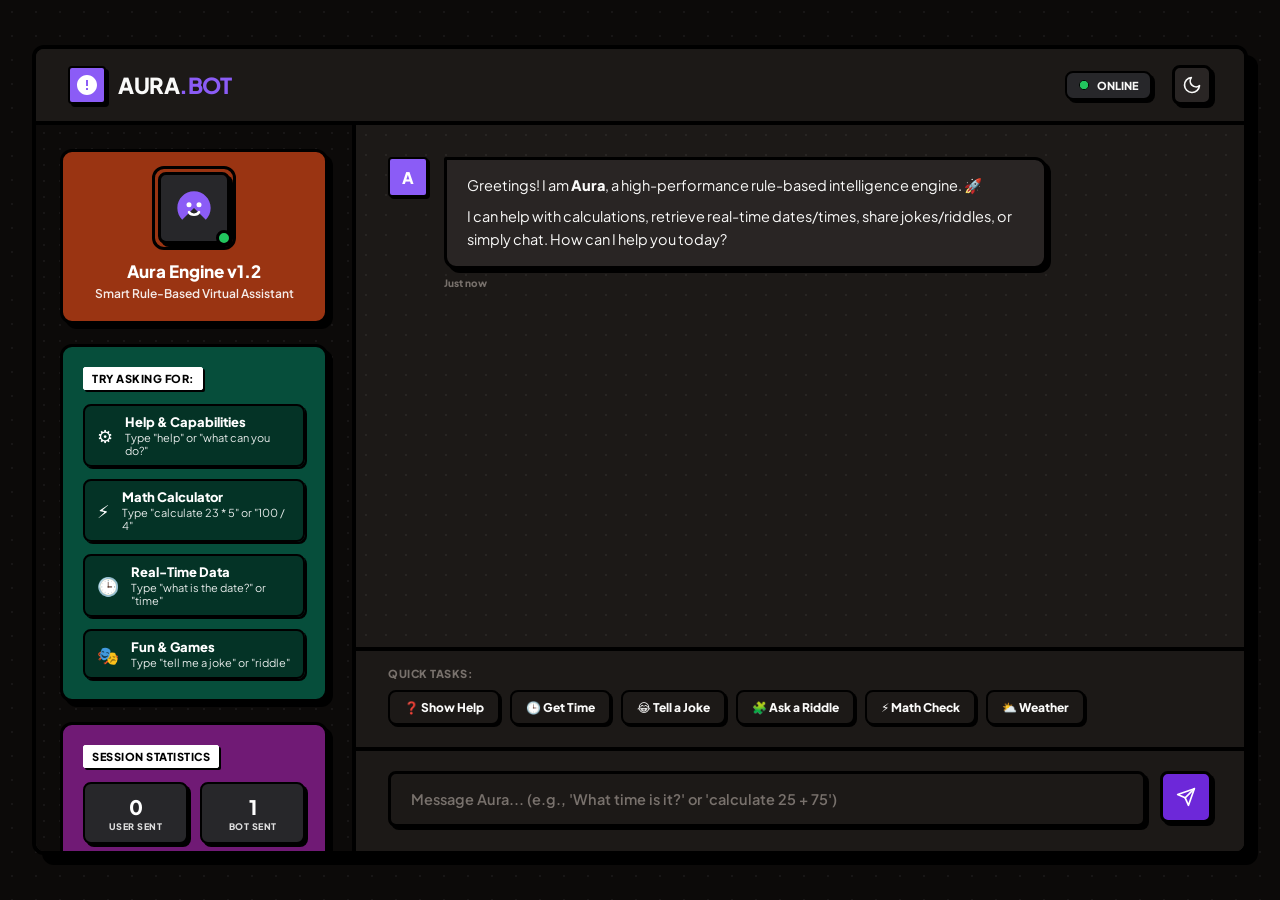
<file: Task 1/index.html>
<!DOCTYPE html>
<html lang="en" data-theme="dark">

<head>
  <meta charset="UTF-8">
  <meta name="viewport" content="width=device-width, initial-scale=1.0">
  <title>Aura — Intelligent Rule-Based Chatbot</title>
  <meta name="description"
    content="Aura is a beautiful, highly responsive, rule-based chatbot designed with advanced pattern matching and modern glassmorphic aesthetics.">

  <!-- Google Fonts -->
  <link rel="preconnect" href="https://fonts.googleapis.com">
  <link rel="preconnect" href="https://fonts.gstatic.com" crossorigin>
  <link href="https://fonts.googleapis.com/css2?family=Plus+Jakarta+Sans:wght@300;400;500;600;700&display=swap"
    rel="stylesheet">

  <!-- Styling -->
  <link rel="stylesheet" href="style.css">
</head>

<body>
  <div class="app-container">
    <!-- Top Navigation Header -->
    <header class="app-header">
      <div class="header-logo">
        <div class="logo-icon">
          <svg width="24" height="24" viewBox="0 0 24 24" fill="none" xmlns="http://www.w3.org/2000/svg">
            <path
              d="M12 2C6.48 2 2 6.48 2 12C2 17.52 6.48 22 12 22C17.52 22 22 17.52 22 12C22 6.48 17.52 2 12 2ZM13 17H11V15H13V17ZM13 13H11V7H13V13Z"
              fill="currentColor" />
          </svg>
        </div>
        <h1>Aura<span>.bot</span></h1>
      </div>

      <div class="header-actions">
        <!-- Status Indicator -->
        <div class="status-indicator">
          <span class="status-dot"></span>
          <span class="status-text">Online</span>
        </div>

        <!-- Theme Toggle Button -->
        <button id="theme-toggle" class="icon-btn" aria-label="Toggle light and dark theme">
          <!-- Dark icon -->
          <svg class="dark-icon" width="20" height="20" viewBox="0 0 24 24" fill="none" stroke="currentColor"
            stroke-width="2" stroke-linecap="round" stroke-linejoin="round">
            <path d="M21 12.79A9 9 0 1 1 11.21 3 7 7 0 0 0 21 12.79z"></path>
          </svg>
          <!-- Light icon -->
          <svg class="light-icon" width="20" height="20" viewBox="0 0 24 24" fill="none" stroke="currentColor"
            stroke-width="2" stroke-linecap="round" stroke-linejoin="round">
            <circle cx="12" cy="12" r="5"></circle>
            <line x1="12" y1="1" x2="12" y2="3"></line>
            <line x1="12" y1="21" x2="12" y2="23"></line>
            <line x1="4.22" y1="4.22" x2="5.64" y2="5.64"></line>
            <line x1="18.36" y1="18.36" x2="19.78" y2="19.78"></line>
            <line x1="1" y1="12" x2="3" y2="12"></line>
            <line x1="21" y1="12" x2="23" y2="12"></line>
            <line x1="4.22" y1="19.78" x2="5.64" y2="18.36"></line>
            <line x1="18.36" y1="5.64" x2="19.78" y2="4.22"></line>
          </svg>
        </button>
      </div>
    </header>
    <!-- Main Workspace Layout -->
    <main class="main-layout">

      <!-- Left Sidebar: Bot Info & Stats -->
      <aside class="sidebar">
        <!-- Assistant Profile Card -->
        <div class="sidebar-card profile-card">
          <div class="avatar-container">
            <div class="avatar-ring"></div>
            <div class="bot-avatar">
              <svg width="40" height="40" viewBox="0 0 24 24" fill="none" xmlns="http://www.w3.org/2000/svg">
                <path
                  d="M12 2C6.48 2 2 6.48 2 12C2 14.76 3.12 17.26 4.93 19.07L12 12L19.07 19.07C20.88 17.26 22 14.76 22 12C22 6.48 17.52 2 12 2Z"
                  fill="var(--accent-primary)" />
                <circle cx="9" cy="10" r="1.5" fill="white" />
                <circle cx="15" cy="10" r="1.5" fill="white" />
                <path d="M9 14.5C9.5 15.5 10.6 16 12 16C13.4 16 14.5 15.5 15 14.5" stroke="white" stroke-width="1.5"
                  stroke-linecap="round" />
              </svg>
            </div>
            <div class="status-pulse"></div>
          </div>

          <div class="profile-info">
            <h2>Aura Engine v1.2</h2>
            <p>Smart Rule-Based Virtual Assistant</p>
          </div>
        </div>
        <!-- Bot Capability Highlights -->
        <div class="sidebar-card capabilities-card">
          <h3>Try Asking For:</h3>
          <ul class="capability-list">
            <li>
              <span class="cap-icon">⚙️</span>
              <div class="cap-details">
                <strong>Help & Capabilities</strong>
                <p>Type "help" or "what can you do?"</p>
              </div>
            </li>
            <li>
              <span class="cap-icon">⚡</span>
              <div class="cap-details">
                <strong>Math Calculator</strong>
                <p>Type "calculate 23 * 5" or "100 / 4"</p>
              </div>
            </li>
            <li>
              <span class="cap-icon">🕒</span>
              <div class="cap-details">
                <strong>Real-Time Data</strong>
                <p>Type "what is the date?" or "time"</p>
              </div>
            </li>
            <li>
              <span class="cap-icon">🎭</span>
              <div class="cap-details">
                <strong>Fun & Games</strong>
                <p>Type "tell me a joke" or "riddle"</p>
              </div>
            </li>
          </ul>
        </div>
        <!-- Chat Statistics Panel -->
        <div class="sidebar-card stats-card">
          <h3>Session Statistics</h3>
          <div class="stats-grid">
            <div class="stat-item">
              <span class="stat-value" id="stat-user-msg">0</span>
              <span class="stat-label">User Sent</span>
            </div>
            <div class="stat-item">
              <span class="stat-value" id="stat-bot-msg">1</span>
              <span class="stat-label">Bot Sent</span>
            </div>
            <div class="stat-item">
              <span class="stat-value" id="stat-match-rate">100%</span>
              <span class="stat-label">Match Rate</span>
            </div>
            <div class="stat-item">
              <span class="stat-value" id="stat-session-time">00:00</span>
              <span class="stat-label">Session Duration</span>
            </div>
          </div>
        </div>
        <!-- Sidebar Preferences -->
        <div class="sidebar-card preferences-card">
          <div class="preference-row">
            <label for="sound-toggle">Sound Effects</label>
            <div class="toggle-switch">
              <input type="checkbox" id="sound-toggle" checked>
              <span class="switch-slider"></span>
            </div>
          </div>
        </div>
      </aside>
      <!-- Center Chat Area -->
      <section class="chat-container">
        <!-- Messages Window -->
        <div class="chat-messages" id="chat-messages" role="log" aria-live="polite">
          <!-- Initial bot welcome message -->
          <div class="message bot-message transition-in">
            <div class="message-avatar">
              A
            </div>
            <div class="message-wrapper">
              <div class="message-content">
                <p>Greetings! I am <strong>Aura</strong>, a high-performance rule-based intelligence engine. 🚀</p>
                <p>I can help with calculations, retrieve real-time dates/times, share jokes/riddles, or simply chat.
                  How can I help you today?</p>
              </div>
              <span class="message-time">Just now</span>
            </div>
          </div>
        </div>
        <!-- Typing Indicator Container (Hidden by default) -->
        <div class="typing-indicator-wrapper" id="typing-indicator" style="display: none;">
          <div class="typing-indicator-dots">
            <span class="typing-dot"></span>
            <span class="typing-dot"></span>
            <span class="typing-dot"></span>
          </div>
          <span class="typing-text">Aura is formulating a response...</span>
        </div>
        <!-- Suggestion Quick Reply Chips -->
        <div class="quick-suggestions-wrapper">
          <div class="suggestions-title">Quick Tasks:</div>
          <div class="suggestions-container" id="suggestion-chips">
            <button class="suggestion-chip" data-query="Help me">❓ Show Help</button>
            <button class="suggestion-chip" data-query="What is the current time?">🕒 Get Time</button>
            <button class="suggestion-chip" data-query="Tell me a joke">😂 Tell a Joke</button>
            <button class="suggestion-chip" data-query="Give me a riddle">🧩 Ask a Riddle</button>
            <button class="suggestion-chip" data-query="Calculate 125 * 8">⚡ Math Check</button>
            <button class="suggestion-chip" data-query="How is the weather?">⛅ Weather</button>
          </div>
        </div>
        <!-- Input Form Area -->
        <footer class="chat-input-area">
          <form id="chat-form" class="input-form">
            <input type="text" id="chat-input"
              placeholder="Message Aura... (e.g., 'What time is it?' or 'calculate 25 + 75')" autocomplete="off"
              maxlength="200" required>
            <button type="submit" id="send-btn" class="send-btn" aria-label="Send message">
              <svg width="20" height="20" viewBox="0 0 24 24" fill="none" stroke="currentColor" stroke-width="2"
                stroke-linecap="round" stroke-linejoin="round">
                <line x1="22" y1="2" x2="11" y2="13"></line>
                <polygon points="22 2 15 22 11 13 2 9 22 2"></polygon>
              </svg>
            </button>
          </form>
        </footer>
      </section>
    </main>
  </div>
  <!-- Sound assets (Web Audio API synthetically generated, so no external assets needed!) -->
  <!-- App Script Logic -->
  <script src="app.js"></script>
</body>

</html>
</file>
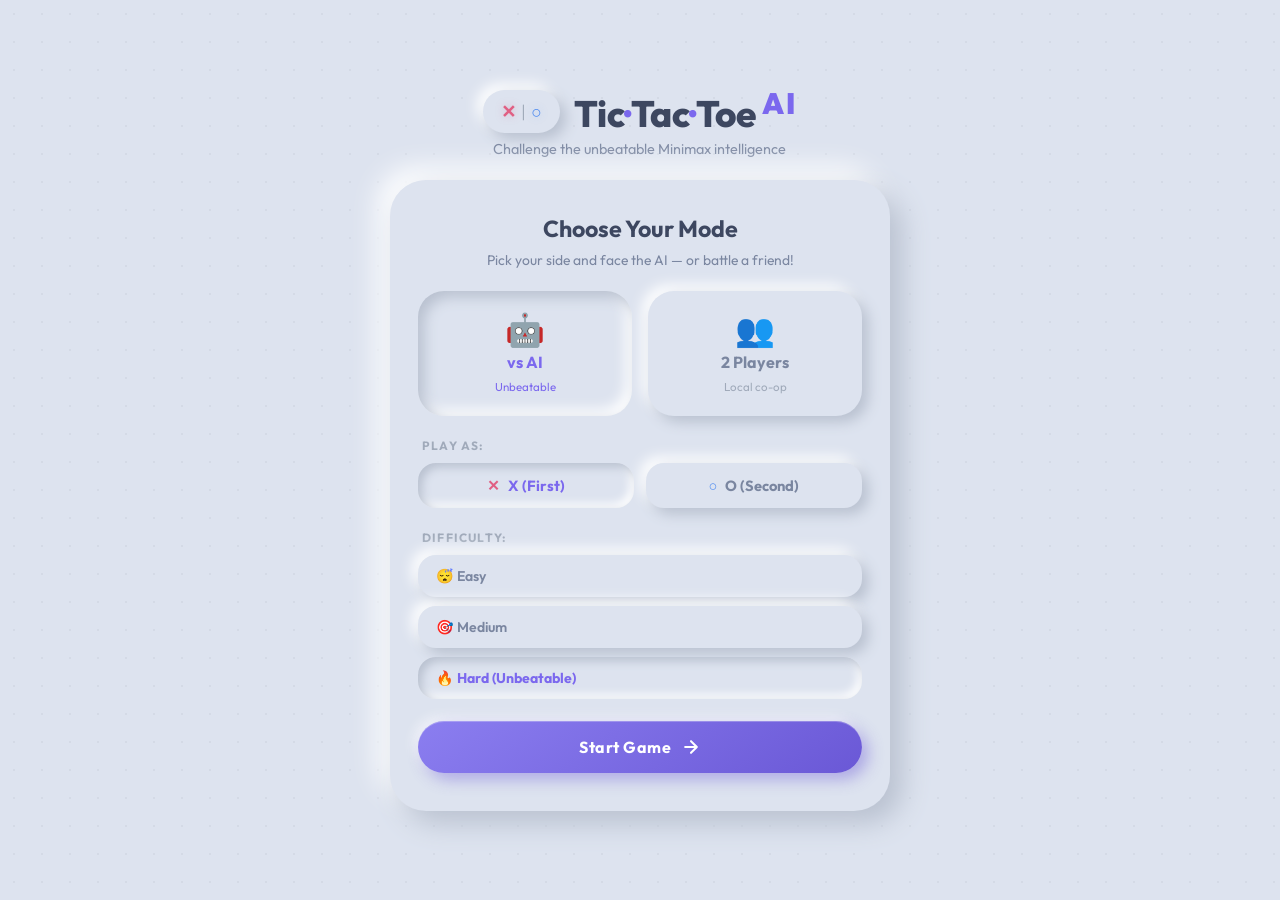
<file: Task 2/index.html>
<!DOCTYPE html>
<html lang="en">
<head>
  <meta charset="UTF-8" />
  <meta name="viewport" content="width=device-width, initial-scale=1.0" />
  <meta name="description" content="Play Tic-Tac-Toe against an unbeatable AI powered by the Minimax algorithm with Alpha-Beta Pruning. Can you beat it?" />
  <title>Tic-Tac-Toe AI | Unbeatable Challenge</title>
  <link rel="preconnect" href="https://fonts.googleapis.com" />
  <link rel="preconnect" href="https://fonts.gstatic.com" crossorigin />
  <link href="https://fonts.googleapis.com/css2?family=Outfit:wght@300;400;500;600;700;800;900&display=swap" rel="stylesheet" />
  <link rel="stylesheet" href="style.css" />
</head>
<body>
  <!-- Animated background particles -->
  <div class="bg-particles" aria-hidden="true">
    <div class="particle" style="--x:10%;--y:15%;--s:0.4;--d:6s"></div>
    <div class="particle" style="--x:80%;--y:20%;--s:0.6;--d:8s"></div>
    <div class="particle" style="--x:60%;--y:70%;--s:0.3;--d:5s"></div>
    <div class="particle" style="--x:30%;--y:80%;--s:0.5;--d:7s"></div>
    <div class="particle" style="--x:90%;--y:50%;--s:0.4;--d:9s"></div>
    <div class="particle" style="--x:20%;--y:40%;--s:0.7;--d:6.5s"></div>
    <div class="particle" style="--x:70%;--y:10%;--s:0.35;--d:7.5s"></div>
    <div class="particle" style="--x:45%;--y:55%;--s:0.5;--d:5.5s"></div>
  </div>

  <div class="container">
    <!-- Header -->
    <header class="header">
      <div class="logo-area">
        <div class="logo-icon" aria-hidden="true">
          <span class="x-mark">✕</span>
          <span class="divider">|</span>
          <span class="o-mark">○</span>
        </div>
        <h1 class="title">Tic<span class="accent">·</span>Tac<span class="accent">·</span>Toe <span class="ai-badge">AI</span></h1>
      </div>
      <p class="subtitle">Challenge the unbeatable Minimax intelligence</p>
    </header>

    <!-- Mode Selection Screen -->
    <div class="screen" id="screen-mode">
      <div class="mode-card glass">
        <h2 class="mode-title">Choose Your Mode</h2>
        <p class="mode-desc">Pick your side and face the AI — or battle a friend!</p>
        <div class="mode-options">
          <button class="mode-btn active" id="btn-vs-ai" aria-pressed="true">
            <span class="mode-icon">🤖</span>
            <span class="mode-label">vs AI</span>
            <span class="mode-hint">Unbeatable</span>
          </button>
          <button class="mode-btn" id="btn-vs-human" aria-pressed="false">
            <span class="mode-icon">👥</span>
            <span class="mode-label">2 Players</span>
            <span class="mode-hint">Local co-op</span>
          </button>
        </div>

        <!-- Side selection (only for vs AI) -->
        <div class="side-select" id="side-select">
          <p class="side-label">Play as:</p>
          <div class="side-btns">
            <button class="side-btn active" id="btn-play-x" aria-pressed="true">
              <span class="x-symbol">✕</span> X (First)
            </button>
            <button class="side-btn" id="btn-play-o" aria-pressed="false">
              <span class="o-symbol">○</span> O (Second)
            </button>
          </div>
        </div>

        <!-- Difficulty (only for vs AI) -->
        <div class="difficulty-select" id="difficulty-select">
          <p class="side-label">Difficulty:</p>
          <div class="diff-btns">
            <button class="diff-btn" id="btn-easy" data-level="easy">😴 Easy</button>
            <button class="diff-btn" id="btn-medium" data-level="medium">🎯 Medium</button>
            <button class="diff-btn active" id="btn-hard" data-level="hard">🔥 Hard (Unbeatable)</button>
          </div>
        </div>

        <button class="start-btn" id="btn-start">
          <span>Start Game</span>
          <svg width="20" height="20" viewBox="0 0 24 24" fill="none" stroke="currentColor" stroke-width="2.5" stroke-linecap="round" stroke-linejoin="round" aria-hidden="true"><path d="M5 12h14M12 5l7 7-7 7"/></svg>
        </button>
      </div>
    </div>

    <!-- Game Screen -->
    <div class="screen hidden" id="screen-game">
      <!-- Score Board -->
      <div class="scoreboard glass">
        <div class="score-item" id="score-x-area">
          <span class="score-player-label x-color">✕ <span id="score-x-name">Player X</span></span>
          <span class="score-value" id="score-x">0</span>
        </div>
        <div class="score-divider">
          <span class="score-ties-label">TIES</span>
          <span class="score-value" id="score-ties">0</span>
        </div>
        <div class="score-item" id="score-o-area">
          <span class="score-player-label o-color">○ <span id="score-o-name">Player O</span></span>
          <span class="score-value" id="score-o">0</span>
        </div>
      </div>

      <!-- Status Bar -->
      <div class="status-bar glass" id="status-bar" aria-live="polite" aria-atomic="true">
        <span class="turn-indicator" id="turn-indicator"></span>
        <span class="status-msg" id="status-msg">Your turn</span>
      </div>

      <!-- Game Board -->
      <div class="board-wrapper">
        <div class="board" id="board" role="grid" aria-label="Tic-Tac-Toe game board">
          <button class="cell" id="cell-0" data-index="0" role="gridcell" aria-label="Cell 1, empty"></button>
          <button class="cell" id="cell-1" data-index="1" role="gridcell" aria-label="Cell 2, empty"></button>
          <button class="cell" id="cell-2" data-index="2" role="gridcell" aria-label="Cell 3, empty"></button>
          <button class="cell" id="cell-3" data-index="3" role="gridcell" aria-label="Cell 4, empty"></button>
          <button class="cell" id="cell-4" data-index="4" role="gridcell" aria-label="Cell 5, empty"></button>
          <button class="cell" id="cell-5" data-index="5" role="gridcell" aria-label="Cell 6, empty"></button>
          <button class="cell" id="cell-6" data-index="6" role="gridcell" aria-label="Cell 7, empty"></button>
          <button class="cell" id="cell-7" data-index="7" role="gridcell" aria-label="Cell 8, empty"></button>
          <button class="cell" id="cell-8" data-index="8" role="gridcell" aria-label="Cell 9, empty"></button>
        </div>
        <!-- Win line overlay -->
        <svg class="win-line-svg" id="win-line-svg" viewBox="0 0 300 300" aria-hidden="true">
          <line id="win-line" x1="0" y1="0" x2="0" y2="0" stroke="url(#winGrad)" stroke-width="6" stroke-linecap="round" />
          <defs>
            <linearGradient id="winGrad" x1="0%" y1="0%" x2="100%" y2="0%">
              <stop offset="0%" style="stop-color:#a78bfa;stop-opacity:1" />
              <stop offset="100%" style="stop-color:#60a5fa;stop-opacity:1" />
            </linearGradient>
          </defs>
        </svg>
      </div>

      <!-- Action Buttons -->
      <div class="action-btns">
        <button class="action-btn secondary" id="btn-back">
          <svg width="18" height="18" viewBox="0 0 24 24" fill="none" stroke="currentColor" stroke-width="2.5" stroke-linecap="round" stroke-linejoin="round" aria-hidden="true"><path d="M19 12H5M12 19l-7-7 7-7"/></svg>
          Menu
        </button>
        <button class="action-btn primary" id="btn-restart">
          <svg width="18" height="18" viewBox="0 0 24 24" fill="none" stroke="currentColor" stroke-width="2.5" stroke-linecap="round" stroke-linejoin="round" aria-hidden="true"><path d="M3 12a9 9 0 1 0 9-9 9.75 9.75 0 0 0-6.74 2.74L3 8"/><path d="M3 3v5h5"/></svg>
          New Round
        </button>
      </div>

      <!-- AI Thinking Indicator -->
      <div class="ai-thinking" id="ai-thinking" aria-live="polite" aria-hidden="true">
        <div class="thinking-dots">
          <span></span><span></span><span></span>
        </div>
        <span>AI is thinking…</span>
      </div>
    </div>

    <!-- Result Modal -->
    <div class="modal-overlay hidden" id="modal-overlay" role="dialog" aria-modal="true" aria-labelledby="modal-title">
      <div class="modal glass">
        <div class="modal-icon" id="modal-icon" aria-hidden="true"></div>
        <h2 class="modal-title" id="modal-title"></h2>
        <p class="modal-sub" id="modal-sub"></p>
        <div class="modal-actions">
          <button class="action-btn primary" id="btn-modal-play-again">Play Again</button>
          <button class="action-btn secondary" id="btn-modal-menu">Main Menu</button>
        </div>
      </div>
    </div>
  </div>

  <script src="app.js"></script>
</body>
</html>
</file>
<file: Task 1/style.css>
/* ==========================================================================
   Design System & Reset
   ========================================================================== */
*, *::before, *::after {
  box-sizing: border-box;
  margin: 0;
  padding: 0;
}

:root {
  /* Fonts */
  --font-main: 'Plus Jakarta Sans', system-ui, -apple-system, sans-serif;
  
  /* Neubrutalism Constants */
  --border-width: 3px;
  --border-black: var(--border-width) solid #000000;
  
  --radius-xs: 2px;
  --radius-sm: 4px;
  --radius-md: 8px;
  --radius-lg: 12px;
  
  --transition-fast: 0.1s linear;
  --transition-normal: 0.2s ease-out;
}

/* Dark Theme Variables (Neubrutalism Dark Mode) */
[data-theme="dark"] {
  --bg-app: #0c0a09; /* stone-950 */
  --grid-color: rgba(255, 255, 255, 0.05);
  
  --panel-bg: #1c1917; /* stone-900 */
  --panel-border: #000000;
  --panel-shadow: #000000;
  
  --text-primary: #fafaf9;
  --text-secondary: #d6d3d1;
  --text-muted: #78716c;
  
  --accent-primary: #8b5cf6; /* neon purple */
  --accent-secondary: #06b6d4; /* cyan */
  
  /* Saturated Neubrutalist Card Colors - Dark Mode Adaptations */
  --card-profile: #9a3412; /* dark warm orange/rust */
  --card-capabilities: #064e3b; /* dark emerald */
  --card-stats: #701a75; /* dark purple */
  --card-preferences: #155e75; /* dark teal */
  
  --btn-accent: #6d28d9;
  --bubble-user-bg: #6d28d9; /* bold purple user bubble */
  --bubble-user-text: #ffffff;
  --bubble-bot-bg: #292524; /* dark gray bot bubble */
  --bubble-bot-text: #fafaf9;
  
  --input-bg: #1c1917;
  --input-text: #fafaf9;
  --input-border: #000000;
  --input-focus-bg: #292524;
  
  --scrollbar-thumb: #44403c;
  --scrollbar-thumb-hover: #57524d;
}

/* Light Theme Variables (Neubrutalism Light Mode) */
[data-theme="light"] {
  --bg-app: #f5f5f4; /* light stone/warm gray */
  --grid-color: rgba(0, 0, 0, 0.08);
  
  --panel-bg: #ffffff;
  --panel-border: #000000;
  --panel-shadow: #000000;
  
  --text-primary: #000000;
  --text-secondary: #1c1917;
  --text-muted: #57524d;
  
  --accent-primary: #4f46e5;
  --accent-secondary: #0891b2;
  
  /* Vibrant Neubrutalist Card Colors - Light Mode */
  --card-profile: #fbbf24; /* bright yellow/amber */
  --card-capabilities: #6ee7b7; /* mint green */
  --card-stats: #f472b6; /* hot pink */
  --card-preferences: #2dd4bf; /* bright teal */
  
  --btn-accent: #8b5cf6;
  --bubble-user-bg: #c084fc; /* pastel purple */
  --bubble-user-text: #000000;
  --bubble-bot-bg: #ffffff;
  --bubble-bot-text: #000000;
  
  --input-bg: #ffffff;
  --input-text: #000000;
  --input-border: #000000;
  --input-focus-bg: #fffdf5; /* warm white highlight */
  
  --scrollbar-thumb: #d6d3d1;
  --scrollbar-thumb-hover: #a8a29e;
}

/* ==========================================================================
   Global Base Layout
   ========================================================================== */
body {
  font-family: var(--font-main);
  background-color: var(--bg-app);
  background-image: radial-gradient(var(--grid-color) 1.5px, transparent 1.5px);
  background-size: 24px 24px;
  background-attachment: fixed;
  color: var(--text-primary);
  height: 100vh;
  height: 100svh;
  display: flex;
  justify-content: center;
  align-items: center;
  overflow: hidden;
  transition: background-color var(--transition-normal);
}

.app-container {
  width: 95vw;
  max-width: 1400px;
  height: 90vh;
  height: 90svh;
  display: flex;
  flex-direction: column;
  background: var(--panel-bg);
  border: 4px solid var(--panel-border);
  border-radius: var(--radius-lg);
  box-shadow: 10px 10px 0px var(--panel-shadow);
  position: relative;
  overflow: hidden;
  transition: background-color var(--transition-normal), border-color var(--transition-normal);
}

/* ==========================================================================
   App Header
   ========================================================================== */
.app-header {
  display: flex;
  justify-content: space-between;
  align-items: center;
  padding: 16px 32px;
  border-bottom: 4px solid var(--panel-border);
  background: var(--panel-bg);
  z-index: 10;
}

.header-logo {
  display: flex;
  align-items: center;
  gap: 12px;
}

.logo-icon {
  background: var(--accent-primary);
  color: #ffffff;
  width: 38px;
  height: 38px;
  border: 2.5px solid #000000;
  border-radius: var(--radius-sm);
  display: flex;
  align-items: center;
  justify-content: center;
  box-shadow: 3px 3px 0px #000000;
}

.header-logo h1 {
  font-size: 22px;
  font-weight: 800;
  letter-spacing: -0.5px;
  text-transform: uppercase;
}

.header-logo h1 span {
  color: var(--accent-primary);
  -webkit-text-fill-color: initial;
  background: none;
  font-weight: 900;
}

.header-actions {
  display: flex;
  align-items: center;
  gap: 20px;
}

.status-indicator {
  display: flex;
  align-items: center;
  gap: 8px;
  background: #ffffff;
  padding: 6px 12px;
  border-radius: var(--radius-md);
  border: 2px solid #000000;
  box-shadow: 3px 3px 0px #000000;
}

[data-theme="dark"] .status-indicator {
  background: #27272a;
}

.status-dot {
  width: 10px;
  height: 10px;
  background-color: #22c55e; /* green */
  border: 1px solid #000000;
  border-radius: 50%;
  position: relative;
}

.status-dot::after {
  content: '';
  position: absolute;
  top: 0;
  left: 0;
  width: 100%;
  height: 100%;
  background-color: #22c55e;
  border-radius: 50%;
  animation: statusPulse 2s infinite ease-in-out;
}

.status-text {
  font-size: 11px;
  font-weight: 800;
  text-transform: uppercase;
  color: var(--text-primary);
}

/* Icon Buttons (Theme toggle, etc) */
.icon-btn {
  background: var(--bubble-bot-bg);
  border: var(--border-black);
  color: var(--text-primary);
  width: 40px;
  height: 40px;
  border-radius: var(--radius-md);
  display: flex;
  align-items: center;
  justify-content: center;
  cursor: pointer;
  box-shadow: 3px 3px 0px #000000;
  transition: transform var(--transition-fast), box-shadow var(--transition-fast), background var(--transition-fast);
}

.icon-btn:hover {
  background: var(--accent-primary);
  color: #ffffff;
  transform: translate(-2px, -2px);
  box-shadow: 5px 5px 0px #000000;
}

.icon-btn:active {
  transform: translate(0, 0);
  box-shadow: 1px 1px 0px #000000;
}

/* Toggle Light/Dark icons */
[data-theme="dark"] .light-icon { display: none; }
[data-theme="dark"] .dark-icon { display: block; }
[data-theme="light"] .light-icon { display: block; }
[data-theme="light"] .dark-icon { display: none; }

/* ==========================================================================
   Main Workspace Layout & Sidebar
   ========================================================================== */
.main-layout {
  display: grid;
  grid-template-columns: 320px 1fr;
  flex: 1;
  overflow: hidden;
  height: calc(100% - 78px);
}

/* Sidebar elements */
.sidebar {
  border-right: 4px solid var(--panel-border);
  padding: 24px;
  display: flex;
  flex-direction: column;
  gap: 20px;
  overflow-y: auto;
  background: var(--bg-app);
  background-image: radial-gradient(var(--grid-color) 1.5px, transparent 1.5px);
  background-size: 16px 16px;
}

.sidebar-card {
  border: var(--border-black);
  border-radius: var(--radius-lg);
  padding: 20px;
  display: flex;
  flex-direction: column;
  box-shadow: 5px 5px 0px var(--panel-shadow);
  color: #000000; /* Flat dark text for Light Neubrutalism readability */
  transition: transform var(--transition-fast), box-shadow var(--transition-fast);
}

[data-theme="dark"] .sidebar-card {
  color: #ffffff; /* Contrast text in dark cards */
}

/* Colors for Neubrutalist Cards */
.profile-card { background: var(--card-profile); }
.capabilities-card { background: var(--card-capabilities); }
.stats-card { background: var(--card-stats); }
.preferences-card { background: var(--card-preferences); }

.sidebar-card h3 {
  font-size: 11px;
  font-weight: 800;
  margin-bottom: 14px;
  letter-spacing: 0.5px;
  text-transform: uppercase;
  background: #000000;
  color: #ffffff;
  padding: 4px 8px;
  border-radius: var(--radius-xs);
  align-self: flex-start;
  border: 1px solid #000000;
  box-shadow: 2px 2px 0px var(--panel-shadow);
}

[data-theme="dark"] .sidebar-card h3 {
  background: #ffffff;
  color: #000000;
  border-color: #ffffff;
}

/* Profile Card Specifics */
.profile-card {
  align-items: center;
  text-align: center;
}

.avatar-container {
  position: relative;
  margin-bottom: 16px;
}

.avatar-ring {
  position: absolute;
  top: -6px;
  left: -6px;
  right: -6px;
  bottom: -6px;
  border: 3px solid #000000;
  border-radius: var(--radius-lg);
  background: transparent;
}

[data-theme="dark"] .avatar-ring {
  border-color: #000000;
}

.bot-avatar {
  width: 72px;
  height: 72px;
  border-radius: var(--radius-md);
  background: #ffffff;
  border: 3.5px solid #000000;
  display: flex;
  align-items: center;
  justify-content: center;
  overflow: hidden;
  box-shadow: 3px 3px 0px #000000;
}

[data-theme="dark"] .bot-avatar {
  background: #27272a;
}

.status-pulse {
  position: absolute;
  bottom: -2px;
  right: -2px;
  width: 16px;
  height: 16px;
  background-color: #22c55e;
  border: 3px solid #000000;
  border-radius: 50%;
}

.profile-info h2 {
  font-size: 17px;
  font-weight: 800;
  margin-bottom: 4px;
}

.profile-info p {
  font-size: 12px;
  font-weight: 600;
  color: inherit;
  opacity: 0.9;
}

/* Capabilities List */
.capability-list {
  list-style: none;
  display: flex;
  flex-direction: column;
  gap: 12px;
}

.capability-list li {
  display: flex;
  gap: 12px;
  align-items: center;
  background: rgba(255, 255, 255, 0.45);
  border: 2px solid #000000;
  border-radius: var(--radius-md);
  padding: 8px 12px;
  box-shadow: 2px 2px 0px #000000;
}

[data-theme="dark"] .capability-list li {
  background: rgba(0, 0, 0, 0.35);
  border-color: #000000;
}

.cap-icon {
  font-size: 18px;
  flex-shrink: 0;
}

.cap-details strong {
  font-size: 13px;
  font-weight: 800;
  color: inherit;
  display: block;
}

.cap-details p {
  font-size: 11px;
  color: inherit;
  opacity: 0.9;
  margin-top: 1px;
}

/* Statistics Grid */
.stats-grid {
  display: grid;
  grid-template-columns: repeat(2, 1fr);
  gap: 12px;
}

.stat-item {
  background: #ffffff;
  color: #000000;
  border: 2.5px solid #000000;
  border-radius: var(--radius-md);
  padding: 10px 6px;
  text-align: center;
  box-shadow: 3px 3px 0px #000000;
}

[data-theme="dark"] .stat-item {
  background: #27272a;
  color: #ffffff;
  border-color: #000000;
}

.stat-value {
  display: block;
  font-size: 20px;
  font-weight: 900;
  color: inherit;
}

.stat-label {
  display: block;
  font-size: 9px;
  font-weight: 800;
  color: inherit;
  opacity: 0.85;
  margin-top: 2px;
  text-transform: uppercase;
  letter-spacing: 0.5px;
}

/* Preferences Toggle Switch - Custom Blocky Neubrutalist Switch */
.preference-row {
  display: flex;
  justify-content: space-between;
  align-items: center;
}

.preference-row label {
  font-size: 13px;
  font-weight: 800;
  color: inherit;
}

.toggle-switch {
  position: relative;
  width: 50px;
  height: 26px;
  border: 2px solid #000000;
  border-radius: var(--radius-lg);
  background: #ffffff;
  box-shadow: 2px 2px 0px #000000;
  overflow: hidden;
}

[data-theme="dark"] .toggle-switch {
  background: #27272a;
  border-color: #000000;
}

.toggle-switch input {
  opacity: 0;
  width: 0;
  height: 0;
}

.switch-slider {
  position: absolute;
  cursor: pointer;
  top: 0; left: 0; right: 0; bottom: 0;
  background-color: transparent;
  transition: 0.2s ease-out;
}

.switch-slider:before {
  position: absolute;
  content: "";
  height: 18px;
  width: 18px;
  left: 2px;
  bottom: 2px;
  background-color: #000000;
  border-radius: var(--radius-sm);
  transition: 0.2s cubic-bezier(0.175, 0.885, 0.32, 1.275);
}

[data-theme="dark"] .switch-slider:before {
  background-color: #ffffff;
}

.toggle-switch input:checked + .switch-slider {
  background-color: var(--accent-primary);
}

.toggle-switch input:checked + .switch-slider:before {
  transform: translateX(24px);
  background-color: #ffffff;
}

[data-theme="dark"] .toggle-switch input:checked + .switch-slider:before {
  transform: translateX(24px);
  background-color: #000000;
}

/* ==========================================================================
   Chat Layout Area
   ========================================================================== */
.chat-container {
  display: flex;
  flex-direction: column;
  height: 100%;
  overflow: hidden;
  position: relative;
  background: var(--panel-bg);
  background-image: radial-gradient(var(--grid-color) 1.5px, transparent 1.5px);
  background-size: 20px 20px;
}

/* Chat Messages Frame */
.chat-messages {
  flex: 1;
  padding: 32px;
  overflow-y: auto;
  display: flex;
  flex-direction: column;
  gap: 24px;
  scroll-behavior: smooth;
}

.message {
  display: flex;
  gap: 16px;
  max-width: 80%;
  position: relative;
}

/* Bot vs User alignment */
.bot-message {
  align-self: flex-start;
}

.user-message {
  align-self: flex-end;
  flex-direction: row-reverse;
}

.message-avatar {
  width: 40px;
  height: 40px;
  border-radius: var(--radius-sm);
  display: flex;
  align-items: center;
  justify-content: center;
  font-weight: 900;
  font-size: 16px;
  flex-shrink: 0;
  border: 2px solid #000000;
  box-shadow: 2px 2px 0px #000000;
}

.bot-message .message-avatar {
  background: var(--accent-primary);
  color: #ffffff;
}

.user-message .message-avatar {
  background: var(--card-capabilities);
  color: #000000;
}

.message-wrapper {
  display: flex;
  flex-direction: column;
  gap: 8px;
}

.message-content {
  padding: 14px 20px;
  border-radius: var(--radius-lg);
  font-size: 14.5px;
  line-height: 1.6;
  word-break: break-word;
  border: var(--border-black);
  box-shadow: 4px 4px 0px #000000;
  color: var(--text-primary);
}

.bot-message .message-content {
  background: var(--bubble-bot-bg);
  border-top-left-radius: var(--radius-xs);
}

.bot-message .message-content strong {
  color: var(--text-primary);
  font-weight: 800;
}

.bot-message .message-content p + p {
  margin-top: 8px;
}

.bot-message .message-content ul {
  margin-top: 8px;
  margin-left: 20px;
}

.bot-message .message-content li {
  margin-bottom: 4px;
}

.user-message .message-content {
  background: var(--bubble-user-bg);
  color: var(--bubble-user-text);
  border-top-right-radius: var(--radius-xs);
}

.message-time {
  font-size: 10px;
  font-weight: 800;
  color: var(--text-muted);
  align-self: flex-start;
}

.user-message .message-time {
  align-self: flex-end;
}

/* Typing Indicator Styling */
.typing-indicator-wrapper {
  display: flex;
  align-items: center;
  gap: 12px;
  padding: 12px 32px;
  align-self: flex-start;
  animation: fadeIn 0.2s ease-out;
}

.typing-indicator-dots {
  display: flex;
  align-items: center;
  gap: 6px;
  background: var(--bubble-bot-bg);
  border: var(--border-black);
  padding: 10px 16px;
  border-radius: var(--radius-md);
  box-shadow: 3px 3px 0px #000000;
}

.typing-dot {
  width: 8px;
  height: 8px;
  background-color: var(--text-primary);
  border-radius: 50%;
  border: 1px solid #000000;
  animation: typingDot 1.4s infinite ease-in-out;
}

.typing-dot:nth-child(2) { animation-delay: 0.2s; }
.typing-dot:nth-child(3) { animation-delay: 0.4s; }

.typing-text {
  font-size: 11px;
  color: var(--text-muted);
  font-weight: 800;
  text-transform: uppercase;
  letter-spacing: 0.5px;
}

/* ==========================================================================
   Suggestions & Chips Layout
   ========================================================================== */
.quick-suggestions-wrapper {
  padding: 16px 32px;
  border-top: 4px solid var(--panel-border);
  background: var(--panel-bg);
}

.suggestions-title {
  font-size: 11px;
  font-weight: 800;
  text-transform: uppercase;
  letter-spacing: 0.5px;
  color: var(--text-muted);
  margin-bottom: 10px;
}

.suggestions-container {
  display: flex;
  gap: 10px;
  overflow-x: auto;
  padding-bottom: 6px;
  scrollbar-width: none;
}

.suggestions-container::-webkit-scrollbar {
  display: none;
}

.suggestion-chip {
  background: var(--input-bg);
  border: 2px solid #000000;
  color: var(--text-primary);
  padding: 8px 14px;
  border-radius: var(--radius-md);
  font-family: var(--font-main);
  font-size: 12px;
  font-weight: 800;
  white-space: nowrap;
  cursor: pointer;
  box-shadow: 2px 2px 0px #000000;
  transition: transform var(--transition-fast), box-shadow var(--transition-fast), background var(--transition-fast);
}

.suggestion-chip:hover {
  background: var(--card-profile);
  color: #000000;
  transform: translate(-2px, -2px);
  box-shadow: 4px 4px 0px #000000;
}

.suggestion-chip:active {
  transform: translate(0, 0);
  box-shadow: 1px 1px 0px #000000;
}

/* ==========================================================================
   Chat Input Form Layout
   ========================================================================== */
.chat-input-area {
  padding: 20px 32px 24px;
  background: var(--panel-bg);
  border-top: 4px solid var(--panel-border);
}

.input-form {
  display: flex;
  gap: 14px;
  position: relative;
}

.input-form input {
  flex: 1;
  background: var(--input-bg);
  border: var(--border-black);
  border-radius: var(--radius-md);
  padding: 16px 20px;
  font-family: var(--font-main);
  font-size: 14.5px;
  font-weight: 600;
  color: var(--text-primary);
  outline: none;
  box-shadow: 3px 3px 0px #000000;
  transition: transform var(--transition-fast), box-shadow var(--transition-fast), background var(--transition-fast);
}

.input-form input::placeholder {
  color: var(--text-muted);
  font-weight: 600;
}

.input-form input:focus {
  background: var(--input-focus-bg);
  transform: translate(-2px, -2px);
  box-shadow: 5px 5px 0px #000000;
}

.send-btn {
  background: var(--btn-accent);
  color: #ffffff;
  border: var(--border-black);
  border-radius: var(--radius-md);
  width: 52px;
  height: 52px;
  display: flex;
  align-items: center;
  justify-content: center;
  cursor: pointer;
  box-shadow: 3px 3px 0px #000000;
  transition: transform var(--transition-fast), box-shadow var(--transition-fast), background var(--transition-fast);
}

.send-btn:hover {
  transform: translate(-3px, -3px);
  box-shadow: 6px 6px 0px #000000;
}

.send-btn:active {
  transform: translate(0, 0);
  box-shadow: 1px 1px 0px #000000;
}

/* ==========================================================================
   Keyframes & Animations
   ========================================================================== */
@keyframes fadeIn {
  from {
    opacity: 0;
    transform: translateY(8px);
  }
  to {
    opacity: 1;
    transform: translateY(0);
  }
}

.transition-in {
  animation: fadeIn 0.25s cubic-bezier(0.16, 1, 0.3, 1) forwards;
}

@keyframes typingDot {
  0%, 100% {
    transform: translateY(0);
    opacity: 0.4;
  }
  50% {
    transform: translateY(-4px);
    opacity: 1;
  }
}

@keyframes statusPulse {
  0% {
    transform: scale(0.95);
    box-shadow: 0 0 0 0 rgba(34, 197, 94, 0.7);
  }
  70% {
    transform: scale(1);
    box-shadow: 0 0 0 6px rgba(34, 197, 94, 0);
  }
  100% {
    transform: scale(0.95);
    box-shadow: 0 0 0 0 rgba(34, 197, 94, 0);
  }
}

/* Custom Scrollbars */
.chat-messages::-webkit-scrollbar,
.sidebar::-webkit-scrollbar {
  width: 8px;
}

.chat-messages::-webkit-scrollbar-track,
.sidebar::-webkit-scrollbar-track {
  background: transparent;
}

.chat-messages::-webkit-scrollbar-thumb,
.sidebar::-webkit-scrollbar-thumb {
  background: var(--scrollbar-thumb);
  border: 2px solid var(--panel-bg);
  border-radius: 4px;
}

.chat-messages::-webkit-scrollbar-thumb:hover,
.sidebar::-webkit-scrollbar-thumb:hover {
  background: var(--scrollbar-thumb-hover);
}

/* ==========================================================================
   Responsive Adaptations
   ========================================================================== */
@media (max-width: 1024px) {
  .app-container {
    height: 98vh;
    height: 98svh;
    width: 98vw;
    border-radius: var(--radius-md);
  }
  
  .main-layout {
    grid-template-columns: 280px 1fr;
    height: calc(100% - 78px);
  }
  
  .sidebar {
    padding: 16px;
  }
}

@media (max-width: 768px) {
  .main-layout {
    grid-template-columns: 1fr;
    height: calc(100% - 78px);
  }
  
  .sidebar {
    display: none;
  }
  
  .chat-messages {
    padding: 16px;
  }
  
  .chat-input-area {
    padding: 12px 16px 16px;
  }
  
  .quick-suggestions-wrapper {
    padding: 8px 16px;
  }
  
  .app-header {
    padding: 12px 16px;
  }
}
</file>
<file: Task 2/style.css>
/* =============================================
   NEUMORPHISM DESIGN — TIC-TAC-TOE AI
   Soft UI with extruded & inset shadow surfaces
   ============================================= */

/* =============================================
   RESET & TOKENS
   ============================================= */
*, *::before, *::after {
  box-sizing: border-box;
  margin: 0;
  padding: 0;
}

:root {
  /* Base palette */
  --bg:           #dde3ef;
  --bg-dark:      #c8cfd e;   /* unused, kept for reference */

  /* Shadow system — the heart of neumorphism */
  --shadow-light: #ffffff;
  --shadow-dark:  #b8c0cf;

  /* Raised (default) */
  --neu-raised:
    6px 6px 14px var(--shadow-dark),
   -6px -6px 14px var(--shadow-light);

  /* Raised (large, for cards) */
  --neu-raised-lg:
    12px 12px 28px var(--shadow-dark),
   -12px -12px 28px var(--shadow-light);

  /* Inset (pressed state) */
  --neu-inset:
    inset 4px 4px 10px var(--shadow-dark),
    inset -4px -4px 10px var(--shadow-light);

  /* Inset (deep press) */
  --neu-inset-deep:
    inset 6px 6px 14px var(--shadow-dark),
    inset -6px -6px 14px var(--shadow-light);

  /* Convex — slight outward curve feel */
  --neu-convex:
    6px 6px 14px var(--shadow-dark),
   -6px -6px 14px var(--shadow-light),
    inset 1px 1px 2px rgba(255,255,255,0.6),
    inset -1px -1px 2px rgba(0,0,0,0.05);

  /* Colors */
  --x-color:      #e05f83;
  --x-soft:       #f8dce6;
  --x-shadow:     rgba(224, 95, 131, 0.35);

  --o-color:      #4d8af0;
  --o-soft:       #d9e7fd;
  --o-shadow:     rgba(77, 138, 240, 0.35);

  --accent:       #7b68ee;
  --accent-soft:  #e4e1fa;
  --accent-dark:  #5a4dc9;

  --text-primary:   #3d4760;
  --text-secondary: #7a86a0;
  --text-muted:     #a0aaba;

  /* Radius */
  --radius-sm:  12px;
  --radius-md:  18px;
  --radius-lg:  26px;
  --radius-xl:  36px;
  --radius-pill: 50px;

  /* Font */
  --font: 'Outfit', sans-serif;
  --transition: 0.2s cubic-bezier(.4,0,.2,1);
}

/* =============================================
   BASE
   ============================================= */
html { font-size: 16px; }

body {
  font-family: var(--font);
  background-color: var(--bg);
  color: var(--text-primary);
  min-height: 100vh;
  display: flex;
  align-items: center;
  justify-content: center;
  padding: 24px 16px;
  /* Subtle dot-grid texture */
  background-image: radial-gradient(circle, rgba(0,0,0,0.04) 1px, transparent 1px);
  background-size: 28px 28px;
}

/* =============================================
   LAYOUT
   ============================================= */
.container {
  width: 100%;
  max-width: 500px;
  display: flex;
  flex-direction: column;
  align-items: center;
  gap: 22px;
}

/* =============================================
   BACKGROUND PARTICLES — hidden in neumorphism
   ============================================= */
.bg-particles { display: none; }

/* =============================================
   HEADER
   ============================================= */
.header {
  text-align: center;
}

.logo-area {
  display: flex;
  align-items: center;
  justify-content: center;
  gap: 14px;
  margin-bottom: 6px;
}

.logo-icon {
  display: flex;
  align-items: center;
  gap: 5px;
  background: var(--bg);
  box-shadow: var(--neu-raised);
  border-radius: var(--radius-pill);
  padding: 10px 18px;
  font-size: 1.1rem;
  font-weight: 800;
}

.x-mark {
  color: var(--x-color);
  text-shadow: 0 0 8px var(--x-shadow);
}
.o-mark {
  color: var(--o-color);
  text-shadow: 0 0 8px var(--o-shadow);
}
.divider { color: var(--text-muted); font-weight: 300; }

.title {
  font-size: clamp(1.8rem, 5vw, 2.3rem);
  font-weight: 800;
  color: var(--text-primary);
  letter-spacing: -0.5px;
  line-height: 1;
}

.accent { color: var(--accent); }

.ai-badge {
  display: inline-block;
  font-size: 0.8em;
  font-weight: 900;
  letter-spacing: 2px;
  color: var(--accent);
  vertical-align: super;
}

.subtitle {
  color: var(--text-secondary);
  font-size: 0.9rem;
  font-weight: 400;
  margin-top: 4px;
}

/* =============================================
   SCREENS
   ============================================= */
.screen {
  width: 100%;
  animation: fadeUp 0.4s cubic-bezier(.4,0,.2,1) both;
}

.screen.hidden { display: none; }

@keyframes fadeUp {
  from { opacity: 0; transform: translateY(20px); }
  to   { opacity: 1; transform: translateY(0); }
}

/* =============================================
   GLASS — overridden to neumorphic surface
   ============================================= */
.glass {
  background: var(--bg);
  border: none;
  box-shadow: var(--neu-raised-lg);
}

/* =============================================
   MODE CARD
   ============================================= */
.mode-card {
  border-radius: var(--radius-xl);
  padding: 34px 28px 38px;
  display: flex;
  flex-direction: column;
  gap: 22px;
}

.mode-title {
  font-size: 1.45rem;
  font-weight: 700;
  text-align: center;
  color: var(--text-primary);
}

.mode-desc {
  color: var(--text-secondary);
  text-align: center;
  font-size: 0.87rem;
  margin-top: -14px;
}

/* =============================================
   MODE BUTTONS
   ============================================= */
.mode-options {
  display: grid;
  grid-template-columns: 1fr 1fr;
  gap: 16px;
}

.mode-btn {
  background: var(--bg);
  border: none;
  border-radius: var(--radius-lg);
  padding: 22px 14px;
  cursor: pointer;
  display: flex;
  flex-direction: column;
  align-items: center;
  gap: 7px;
  transition: all var(--transition);
  color: var(--text-secondary);
  box-shadow: var(--neu-raised);
  font-family: var(--font);
}

.mode-btn:hover {
  color: var(--text-primary);
  box-shadow:
    8px 8px 18px var(--shadow-dark),
   -8px -8px 18px var(--shadow-light);
}

.mode-btn:active,
.mode-btn.active {
  box-shadow: var(--neu-inset-deep);
  color: var(--accent);
}

.mode-icon { font-size: 2rem; line-height: 1; }
.mode-label { font-size: 1rem; font-weight: 700; }
.mode-hint  {
  font-size: 0.72rem;
  color: var(--text-muted);
}
.mode-btn.active .mode-hint { color: var(--accent); }

/* =============================================
   SIDE SELECTION
   ============================================= */
.side-select,
.difficulty-select {
  display: flex;
  flex-direction: column;
  gap: 10px;
  transition: all 0.3s ease;
}

.side-select.hidden,
.difficulty-select.hidden { display: none; }

.side-label {
  font-size: 0.75rem;
  font-weight: 700;
  color: var(--text-muted);
  text-transform: uppercase;
  letter-spacing: 1.2px;
  padding-left: 4px;
}

.side-btns {
  display: grid;
  grid-template-columns: 1fr 1fr;
  gap: 12px;
}

.side-btn {
  background: var(--bg);
  border: none;
  border-radius: var(--radius-md);
  padding: 13px;
  cursor: pointer;
  font-family: var(--font);
  font-size: 0.92rem;
  font-weight: 700;
  color: var(--text-secondary);
  display: flex;
  align-items: center;
  justify-content: center;
  gap: 8px;
  box-shadow: var(--neu-raised);
  transition: all var(--transition);
}

.side-btn:hover { color: var(--text-primary); }

.side-btn.active {
  box-shadow: var(--neu-inset);
  color: var(--accent);
}

.x-symbol { color: var(--x-color); font-weight: 900; }
.o-symbol { color: var(--o-color); font-weight: 900; }

/* =============================================
   DIFFICULTY BUTTONS
   ============================================= */
.diff-btns {
  display: flex;
  flex-direction: column;
  gap: 9px;
}

.diff-btn {
  background: var(--bg);
  border: none;
  border-radius: var(--radius-md);
  padding: 12px 18px;
  cursor: pointer;
  font-family: var(--font);
  font-size: 0.88rem;
  font-weight: 600;
  color: var(--text-secondary);
  text-align: left;
  box-shadow: var(--neu-raised);
  transition: all var(--transition);
}

.diff-btn:hover { color: var(--text-primary); }

.diff-btn.active {
  box-shadow: var(--neu-inset);
  color: var(--accent);
  font-weight: 700;
}

/* =============================================
   START BUTTON (accent neumorphic pill)
   ============================================= */
.start-btn {
  background: linear-gradient(145deg, #8b7ef0, #6a58d6);
  border: none;
  border-radius: var(--radius-pill);
  padding: 16px 30px;
  cursor: pointer;
  font-family: var(--font);
  font-size: 1rem;
  font-weight: 700;
  color: #fff;
  display: flex;
  align-items: center;
  justify-content: center;
  gap: 10px;
  width: 100%;
  letter-spacing: 0.5px;
  box-shadow:
    6px 6px 16px rgba(107, 88, 214, 0.45),
   -4px -4px 12px rgba(255,255,255,0.7),
    inset 0 1px 0 rgba(255,255,255,0.25);
  transition: all var(--transition);
}

.start-btn:hover {
  transform: translateY(-2px);
  box-shadow:
    8px 10px 22px rgba(107, 88, 214, 0.5),
   -4px -4px 14px rgba(255,255,255,0.7),
    inset 0 1px 0 rgba(255,255,255,0.25);
}

.start-btn:active {
  transform: translateY(0);
  box-shadow:
    inset 4px 4px 10px rgba(60, 40, 140, 0.35),
    inset -3px -3px 8px rgba(255,255,255,0.2);
}

/* =============================================
   SCOREBOARD
   ============================================= */
.scoreboard {
  display: grid;
  grid-template-columns: 1fr auto 1fr;
  border-radius: var(--radius-lg);
  overflow: hidden;
  width: 100%;
}

.score-item {
  display: flex;
  flex-direction: column;
  align-items: center;
  gap: 4px;
  padding: 16px 10px;
}

.score-player-label {
  font-size: 0.72rem;
  font-weight: 800;
  text-transform: uppercase;
  letter-spacing: 0.8px;
  color: var(--text-muted);
  display: flex;
  align-items: center;
  gap: 4px;
}

.x-color { color: var(--x-color) !important; }
.o-color { color: var(--o-color) !important; }

.score-value {
  font-size: 2rem;
  font-weight: 900;
  color: var(--text-primary);
  line-height: 1;
  font-variant-numeric: tabular-nums;
}

.score-divider {
  display: flex;
  flex-direction: column;
  align-items: center;
  justify-content: center;
  gap: 4px;
  padding: 16px 16px;
  border-left: none;
  border-right: none;
  /* Inset divider look */
  box-shadow:
    inset 3px 0 6px rgba(0,0,0,0.06),
    inset -3px 0 6px rgba(0,0,0,0.06);
  min-width: 72px;
  background: rgba(0,0,0,0.02);
}

.score-ties-label {
  font-size: 0.68rem;
  font-weight: 800;
  text-transform: uppercase;
  letter-spacing: 0.8px;
  color: var(--text-muted);
}

/* =============================================
   STATUS BAR
   ============================================= */
.status-bar {
  border-radius: var(--radius-lg);
  padding: 14px 20px;
  display: flex;
  align-items: center;
  gap: 14px;
  width: 100%;
  font-size: 0.95rem;
  font-weight: 600;
  color: var(--text-secondary);
  min-height: 54px;
}

.turn-indicator {
  width: 34px;
  height: 34px;
  border-radius: 50%;
  display: flex;
  align-items: center;
  justify-content: center;
  font-size: 1rem;
  font-weight: 800;
  flex-shrink: 0;
  transition: all var(--transition);
  box-shadow: var(--neu-inset);
}

.turn-indicator.x-turn {
  color: var(--x-color);
  background: var(--bg);
  box-shadow:
    inset 3px 3px 8px var(--shadow-dark),
    inset -3px -3px 8px var(--shadow-light),
    0 0 12px var(--x-shadow);
}

.turn-indicator.o-turn {
  color: var(--o-color);
  background: var(--bg);
  box-shadow:
    inset 3px 3px 8px var(--shadow-dark),
    inset -3px -3px 8px var(--shadow-light),
    0 0 12px var(--o-shadow);
}

/* =============================================
   GAME BOARD
   ============================================= */
.board-wrapper {
  position: relative;
  width: 100%;
  max-width: 350px;
}

.board {
  display: grid;
  grid-template-columns: repeat(3, 1fr);
  gap: 14px;
  width: 100%;
  aspect-ratio: 1;
  background: transparent;
}

/* Individual cells */
.cell {
  background: var(--bg);
  border: none;
  border-radius: var(--radius-md);
  cursor: pointer;
  display: flex;
  align-items: center;
  justify-content: center;
  font-size: 2.4rem;
  font-weight: 900;
  font-family: var(--font);
  color: transparent;
  transition: all var(--transition);
  position: relative;
  overflow: hidden;
  outline: none;

  /* Raised by default */
  box-shadow: var(--neu-convex);
}

.cell:hover:not(:disabled) {
  box-shadow:
    8px 8px 18px var(--shadow-dark),
   -8px -8px 18px var(--shadow-light),
    inset 1px 1px 2px rgba(255,255,255,0.6);
  transform: scale(1.02);
}

.cell:focus-visible {
  outline: 3px solid var(--accent);
  outline-offset: 2px;
}

.cell:disabled { cursor: default; }

/* X cell */
.cell.x-cell {
  color: var(--x-color);
  box-shadow:
    var(--neu-inset),
    0 0 0 2px rgba(224, 95, 131, 0.12),
    inset 0 0 16px rgba(224, 95, 131, 0.08);
  animation: cellPop 0.32s cubic-bezier(.34,1.56,.64,1) both;
}

/* O cell */
.cell.o-cell {
  color: var(--o-color);
  box-shadow:
    var(--neu-inset),
    0 0 0 2px rgba(77, 138, 240, 0.12),
    inset 0 0 16px rgba(77, 138, 240, 0.08);
  animation: cellPop 0.32s cubic-bezier(.34,1.56,.64,1) both;
}

/* Winning highlight */
.cell.winning {
  animation: winPulse 0.55s ease both !important;
}

.cell.x-cell.winning {
  box-shadow:
    inset 5px 5px 12px rgba(200, 80, 115, 0.25),
    inset -5px -5px 12px rgba(255, 220, 230, 0.5),
    0 0 28px var(--x-shadow) !important;
  background: linear-gradient(145deg, #f0d5de, #fce8ed) !important;
}

.cell.o-cell.winning {
  box-shadow:
    inset 5px 5px 12px rgba(50, 110, 210, 0.2),
    inset -5px -5px 12px rgba(200, 225, 255, 0.5),
    0 0 28px var(--o-shadow) !important;
  background: linear-gradient(145deg, #cfe0fa, #e4effe) !important;
}

@keyframes cellPop {
  0%   { transform: scale(0.5) rotate(-10deg); opacity: 0; }
  60%  { transform: scale(1.08) rotate(2deg);  opacity: 1; }
  100% { transform: scale(1) rotate(0deg);     opacity: 1; }
}

@keyframes winPulse {
  0%   { transform: scale(1); }
  35%  { transform: scale(1.1); }
  65%  { transform: scale(0.97); }
  100% { transform: scale(1.04); }
}

/* Hover ghost symbol */
.cell:not(.x-cell):not(.o-cell):not(:disabled):hover::after {
  content: attr(data-hover);
  position: absolute;
  font-size: 2rem;
  font-weight: 900;
  color: rgba(123, 104, 238, 0.18);
  pointer-events: none;
}

/* Win line SVG */
.win-line-svg {
  position: absolute;
  inset: 0;
  width: 100%;
  height: 100%;
  pointer-events: none;
  z-index: 10;
  opacity: 0;
  transition: opacity 0.3s ease;
}

.win-line-svg.visible { opacity: 1; }

#win-line {
  stroke: url(#winGrad);
  stroke-dasharray: 500;
  stroke-dashoffset: 500;
  transition: stroke-dashoffset 0.6s cubic-bezier(.4,0,.2,1);
  filter: drop-shadow(0 0 6px rgba(123,104,238,0.5));
}

/* Update gradient colors to match neumorphism */
#winGrad stop:first-child { stop-color: var(--x-color); }
#winGrad stop:last-child  { stop-color: var(--o-color);  }

.win-line-svg.visible #win-line { stroke-dashoffset: 0; }

/* =============================================
   ACTION BUTTONS
   ============================================= */
.action-btns {
  display: flex;
  gap: 14px;
  width: 100%;
}

.action-btn {
  flex: 1;
  padding: 13px 18px;
  border-radius: var(--radius-pill);
  border: none;
  cursor: pointer;
  font-family: var(--font);
  font-size: 0.9rem;
  font-weight: 700;
  display: flex;
  align-items: center;
  justify-content: center;
  gap: 8px;
  transition: all var(--transition);
  letter-spacing: 0.3px;
}

.action-btn.primary {
  background: linear-gradient(145deg, #8b7ef0, #6a58d6);
  color: #fff;
  box-shadow:
    5px 5px 14px rgba(107, 88, 214, 0.4),
   -4px -4px 10px rgba(255,255,255,0.7),
    inset 0 1px 0 rgba(255,255,255,0.2);
}

.action-btn.primary:hover {
  transform: translateY(-2px);
  box-shadow:
    7px 9px 18px rgba(107, 88, 214, 0.48),
   -4px -4px 12px rgba(255,255,255,0.7),
    inset 0 1px 0 rgba(255,255,255,0.2);
}

.action-btn.primary:active {
  transform: translateY(0);
  box-shadow:
    inset 4px 4px 10px rgba(60,40,140,0.3),
    inset -3px -3px 8px rgba(255,255,255,0.15);
}

.action-btn.secondary {
  background: var(--bg);
  color: var(--text-secondary);
  box-shadow: var(--neu-raised);
}

.action-btn.secondary:hover {
  color: var(--text-primary);
  box-shadow:
    8px 8px 18px var(--shadow-dark),
   -8px -8px 18px var(--shadow-light);
  transform: translateY(-2px);
}

.action-btn.secondary:active {
  box-shadow: var(--neu-inset);
  transform: translateY(0);
  color: var(--accent);
}

/* =============================================
   AI THINKING INDICATOR
   ============================================= */
.ai-thinking {
  display: flex;
  align-items: center;
  gap: 10px;
  font-size: 0.85rem;
  font-weight: 700;
  color: var(--text-muted);
  opacity: 0;
  pointer-events: none;
  transition: opacity 0.3s ease;
  min-height: 28px;
  letter-spacing: 0.3px;
}

.ai-thinking.visible { opacity: 1; }

.thinking-dots {
  display: flex;
  gap: 5px;
}

.thinking-dots span {
  width: 7px;
  height: 7px;
  border-radius: 50%;
  background: var(--bg);
  box-shadow: var(--neu-raised);
  animation: thinkingPulse 1.2s ease-in-out infinite;
}

.thinking-dots span:nth-child(2) { animation-delay: 0.2s; }
.thinking-dots span:nth-child(3) { animation-delay: 0.4s; }

@keyframes thinkingPulse {
  0%, 80%, 100% {
    box-shadow: var(--neu-raised);
    transform: scale(0.9);
  }
  40% {
    box-shadow: var(--neu-inset);
    transform: scale(1.1);
    background: var(--accent-soft);
  }
}

/* =============================================
   RESULT MODAL
   ============================================= */
.modal-overlay {
  position: fixed;
  inset: 0;
  background: rgba(195, 203, 218, 0.72);
  backdrop-filter: blur(6px);
  -webkit-backdrop-filter: blur(6px);
  z-index: 100;
  display: flex;
  align-items: center;
  justify-content: center;
  padding: 24px;
  animation: fadeIn 0.25s ease both;
}

.modal-overlay.hidden { display: none; }

@keyframes fadeIn {
  from { opacity: 0; }
  to   { opacity: 1; }
}

.modal {
  border-radius: var(--radius-xl);
  padding: 42px 32px 38px;
  max-width: 360px;
  width: 100%;
  display: flex;
  flex-direction: column;
  align-items: center;
  gap: 14px;
  animation: modalPop 0.4s cubic-bezier(.34,1.56,.64,1) both;
  /* Neumorphic raised card */
  background: var(--bg);
  border: none;
  box-shadow:
    20px 20px 44px var(--shadow-dark),
   -20px -20px 44px var(--shadow-light);
}

@keyframes modalPop {
  from { transform: scale(0.82) translateY(16px); opacity: 0; }
  to   { transform: scale(1)    translateY(0);    opacity: 1; }
}

/* Icon in a circular inset well */
.modal-icon {
  font-size: 3.4rem;
  line-height: 1;
  width: 88px;
  height: 88px;
  border-radius: 50%;
  display: flex;
  align-items: center;
  justify-content: center;
  background: var(--bg);
  box-shadow: var(--neu-inset-deep);
  animation: iconBounce 0.5s cubic-bezier(.34,1.56,.64,1) 0.1s both;
  margin-bottom: 4px;
}

@keyframes iconBounce {
  from { transform: scale(0.4); opacity: 0; }
  to   { transform: scale(1);   opacity: 1; }
}

.modal-title {
  font-size: 1.75rem;
  font-weight: 800;
  color: var(--text-primary);
  text-align: center;
}

.modal-sub {
  color: var(--text-secondary);
  text-align: center;
  font-size: 0.88rem;
  line-height: 1.65;
  max-width: 260px;
}

.modal-actions {
  display: flex;
  flex-direction: column;
  gap: 11px;
  width: 100%;
  margin-top: 10px;
}

/* =============================================
   CONFETTI
   ============================================= */
.confetti-piece {
  position: fixed;
  top: -20px;
  border-radius: 4px;
  animation: confettiFall linear forwards;
  z-index: 200;
  pointer-events: none;
  opacity: 0.85;
}

@keyframes confettiFall {
  0%   { transform: translateY(0) rotate(0deg); opacity: 0.9; }
  100% { transform: translateY(110vh) rotate(680deg); opacity: 0; }
}

/* =============================================
   RESPONSIVE
   ============================================= */
@media (max-width: 400px) {
  .mode-card { padding: 24px 18px 28px; }
  .board-wrapper { max-width: 295px; }
  .cell { font-size: 2rem; border-radius: var(--radius-sm); }
  .diff-btn { padding: 10px 14px; font-size: 0.83rem; }
}

@media (min-width: 600px) {
  .board-wrapper { max-width: 390px; }
  .cell { font-size: 2.8rem; }
}
</file>
